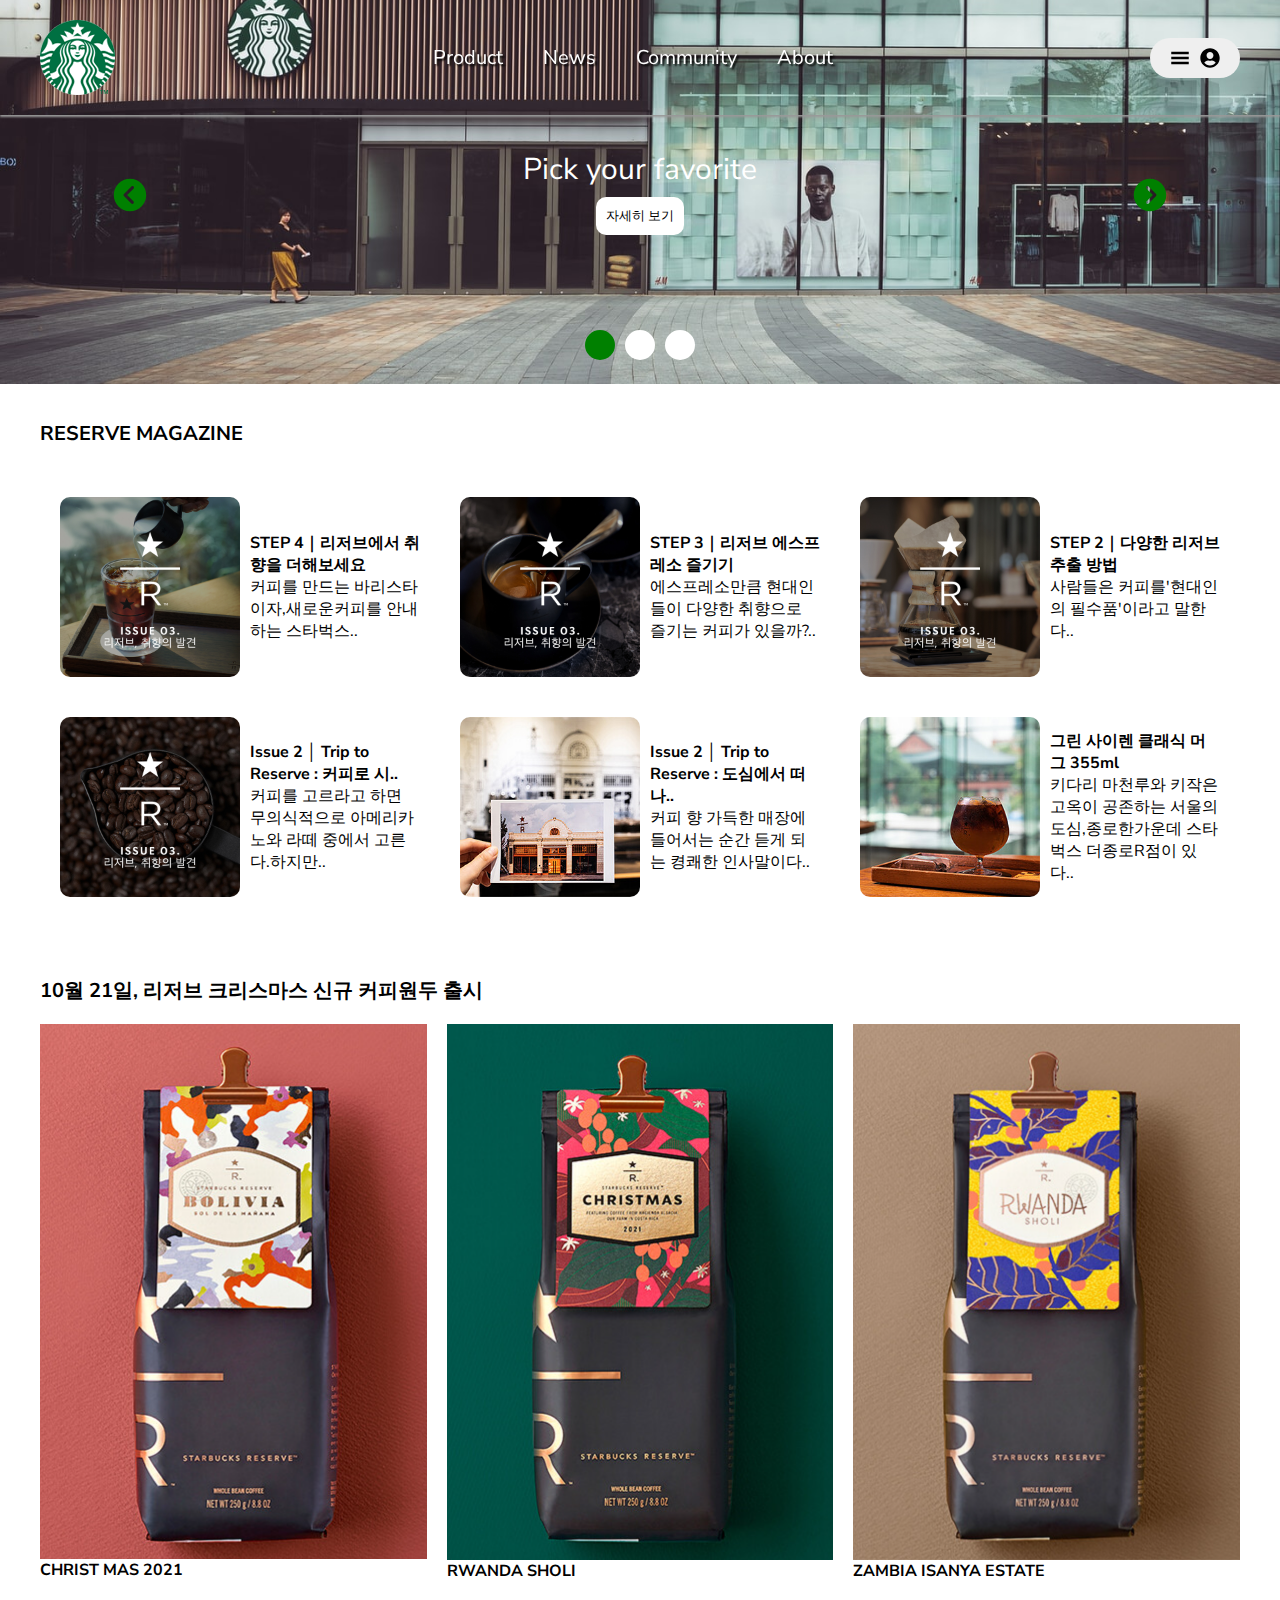
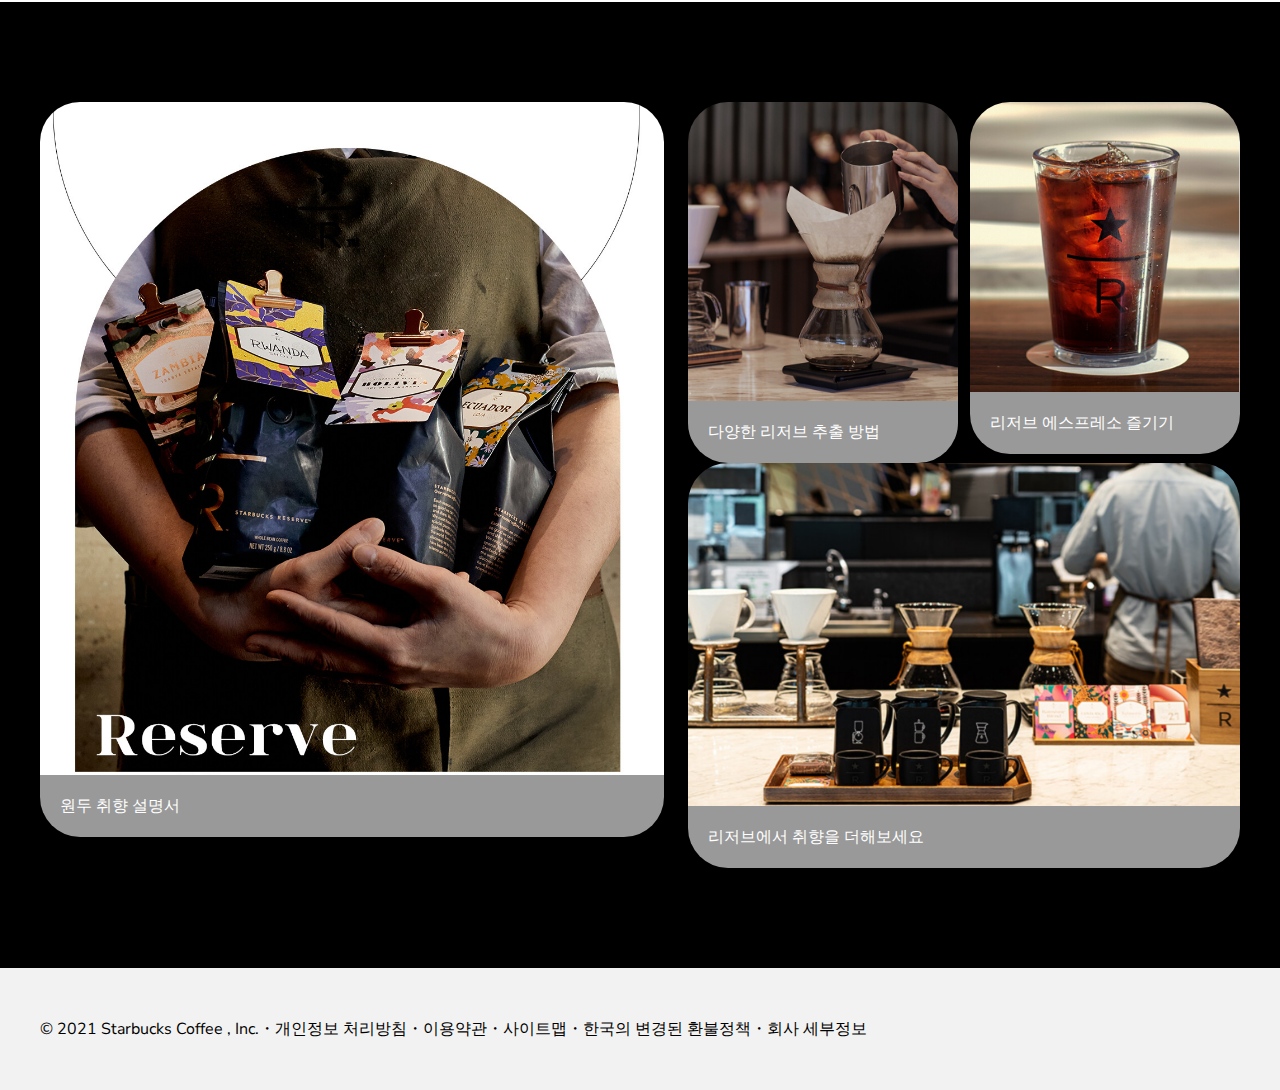
<file: index.html>
<!doctype html>
<html lang="ko">

<head>
    <meta charset="utf-8" />
    <meta name="viewport" content="width=device-width,initial-scale=1" />
    <title>React App</title>
    <link href="./static/css/2.abcd5c43.chunk.css" rel="stylesheet">
    <link href="./static/css/main.d68568fa.chunk.css" rel="stylesheet">
</head>

<body><noscript>You need to enable JavaScript to run this app.</noscript>
    <div id="root"></div>
    <script>
        ! function (e) {
            function r(r) {
                for (var n, i, l = r[0], a = r[1], f = r[2], c = 0, s = []; c < l.length; c++) i = l[c], Object
                    .prototype.hasOwnProperty.call(o, i) && o[i] && s.push(o[i][0]), o[i] = 0;
                for (n in a) Object.prototype.hasOwnProperty.call(a, n) && (e[n] = a[n]);
                for (p && p(r); s.length;) s.shift()();
                return u.push.apply(u, f || []), t()
            }

            function t() {
                for (var e, r = 0; r < u.length; r++) {
                    for (var t = u[r], n = !0, l = 1; l < t.length; l++) {
                        var a = t[l];
                        0 !== o[a] && (n = !1)
                    }
                    n && (u.splice(r--, 1), e = i(i.s = t[0]))
                }
                return e
            }
            var n = {},
                o = {
                    1: 0
                },
                u = [];

            function i(r) {
                if (n[r]) return n[r].exports;
                var t = n[r] = {
                    i: r,
                    l: !1,
                    exports: {}
                };
                return e[r].call(t.exports, t, t.exports, i), t.l = !0, t.exports
            }
            i.m = e, i.c = n, i.d = function (e, r, t) {
                i.o(e, r) || Object.defineProperty(e, r, {
                    enumerable: !0,
                    get: t
                })
            }, i.r = function (e) {
                "undefined" != typeof Symbol && Symbol.toStringTag && Object.defineProperty(e, Symbol.toStringTag, {
                    value: "Module"
                }), Object.defineProperty(e, "__esModule", {
                    value: !0
                })
            }, i.t = function (e, r) {
                if (1 & r && (e = i(e)), 8 & r) return e;
                if (4 & r && "object" == typeof e && e && e.__esModule) return e;
                var t = Object.create(null);
                if (i.r(t), Object.defineProperty(t, "default", {
                        enumerable: !0,
                        value: e
                    }), 2 & r && "string" != typeof e)
                    for (var n in e) i.d(t, n, function (r) {
                        return e[r]
                    }.bind(null, n));
                return t
            }, i.n = function (e) {
                var r = e && e.__esModule ? function () {
                    return e.default
                } : function () {
                    return e
                };
                return i.d(r, "a", r), r
            }, i.o = function (e, r) {
                return Object.prototype.hasOwnProperty.call(e, r)
            }, i.p = "/";
            var l = this.webpackJsonpairbnb = this.webpackJsonpairbnb || [],
                a = l.push.bind(l);
            l.push = r, l = l.slice();
            for (var f = 0; f < l.length; f++) r(l[f]);
            var p = a;
            t()
        }([])
    </script>
    <script src="./static/js/2.5967744a.chunk.js"></script>
    <script src="./static/js/main.c5b91d83.chunk.js"></script>
</body>

</html>
</file>
<file: static/css/main.d68568fa.chunk.css>
@import url(https://fonts.googleapis.com/css2?family=Nunito+Sans:wght@200;300;400;600;700;800;900&display=swap);*{margin:0;padding:0;box-sizing:border-box}a{color:inherit;text-decoration:none}ol,ul{list-style:none}button{cursor:pointer}button,fieldset{border:none}legend{display:none}img{max-width:100%;vertical-align:middle}.cf:after{content:"";display:block;clear:both}table{width:100%;border-collapse:collapse;table-layout:fixed}.blind{position:absolute;width:1px;height:1px;overflow:hidden;text-indent:-9999px}h1,h2,h3,h4,h5,h6{font-size:100%}body{font-size:16px;font-family:"Nunito Sans",sans-serif}.row{max-width:1200px;margin:0 auto}
/*# sourceMappingURL=main.d68568fa.chunk.css.map */
</file>
<file: static/css/2.abcd5c43.chunk.css>
.slick-slider{box-sizing:border-box;-webkit-user-select:none;-ms-user-select:none;user-select:none;-webkit-touch-callout:none;-khtml-user-select:none;touch-action:pan-y;-webkit-tap-highlight-color:transparent}.slick-list,.slick-slider{position:relative;display:block}.slick-list{overflow:hidden;margin:0;padding:0}.slick-list:focus{outline:none}.slick-list.dragging{cursor:pointer;cursor:hand}.slick-slider .slick-list,.slick-slider .slick-track{-webkit-transform:translateZ(0);transform:translateZ(0)}.slick-track{position:relative;top:0;left:0;display:block;margin-left:auto;margin-right:auto}.slick-track:after,.slick-track:before{display:table;content:""}.slick-track:after{clear:both}.slick-loading .slick-track{visibility:hidden}.slick-slide{display:none;float:left;height:100%;min-height:1px}[dir=rtl] .slick-slide{float:right}.slick-slide img{display:block}.slick-slide.slick-loading img{display:none}.slick-slide.dragging img{pointer-events:none}.slick-initialized .slick-slide{display:block}.slick-loading .slick-slide{visibility:hidden}.slick-vertical .slick-slide{display:block;height:auto;border:1px solid transparent}.slick-arrow.slick-hidden{display:none}
/*# sourceMappingURL=2.abcd5c43.chunk.css.map */
</file>
